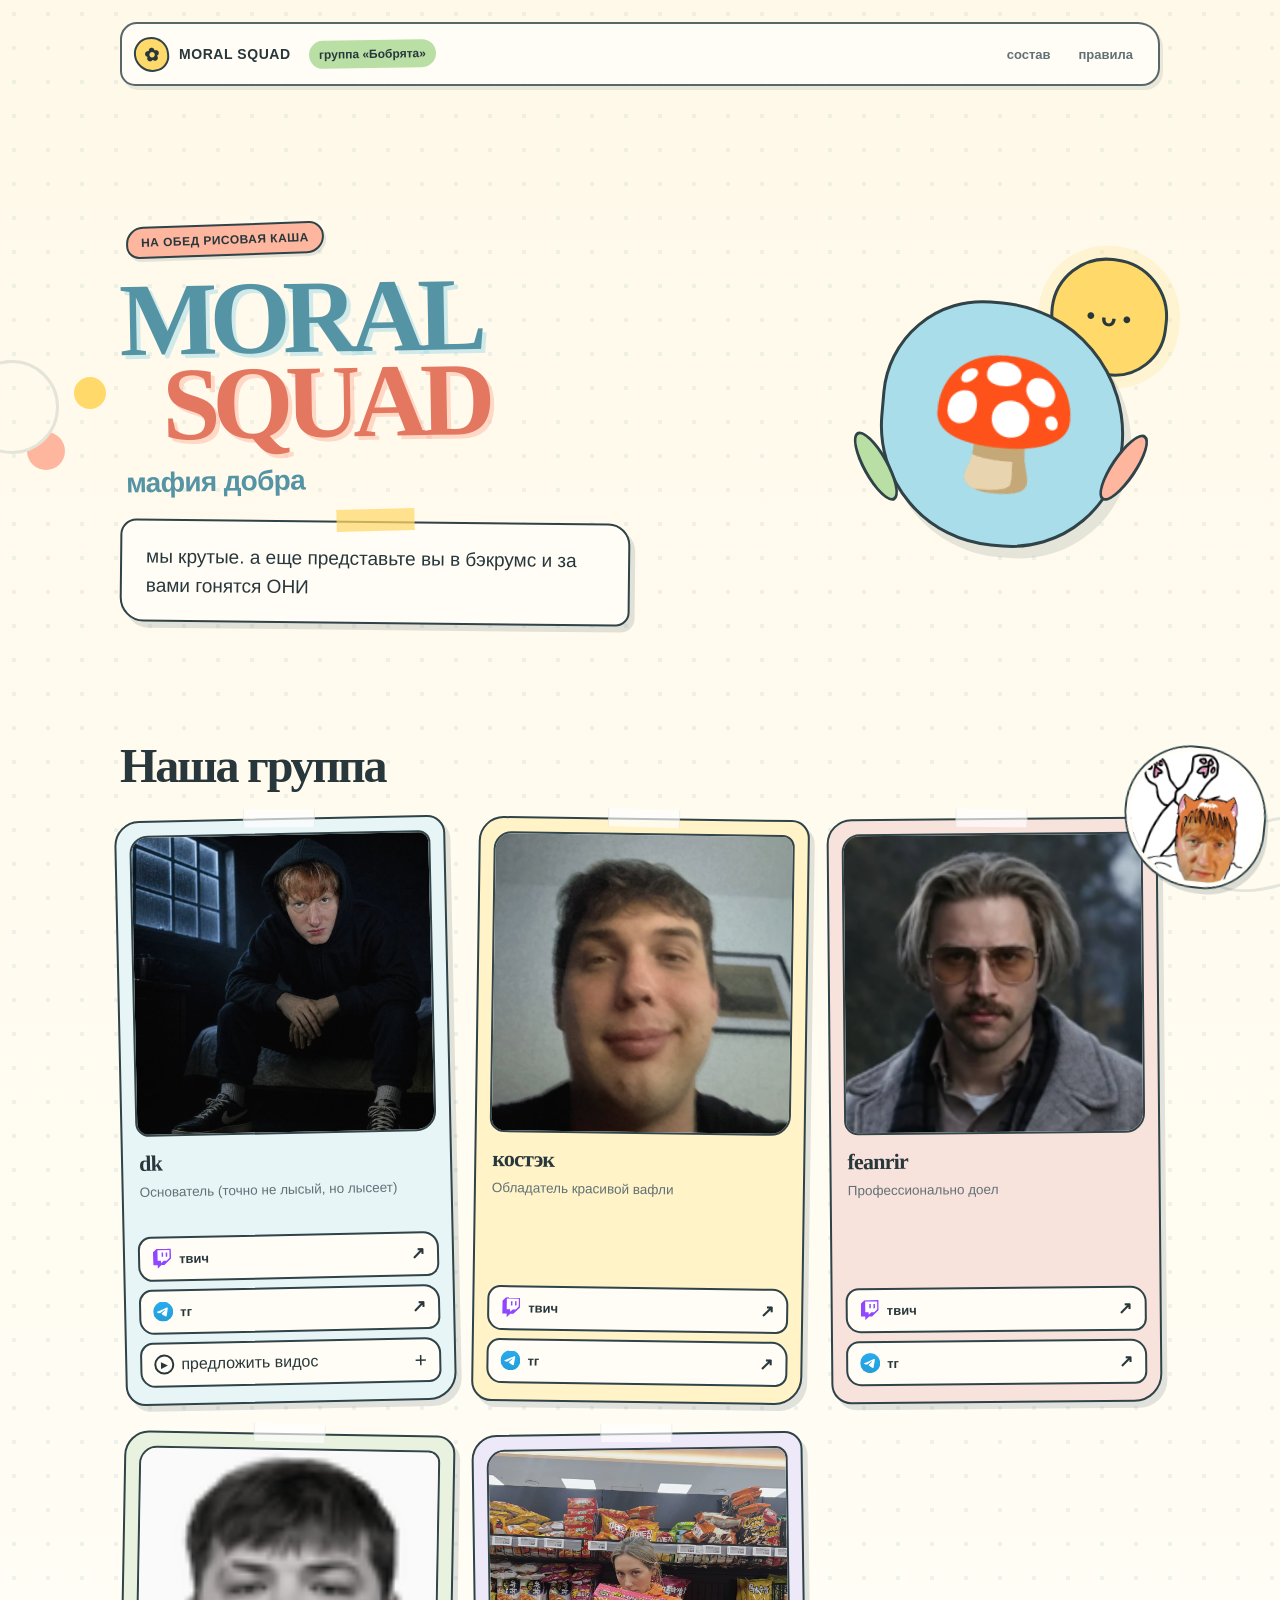
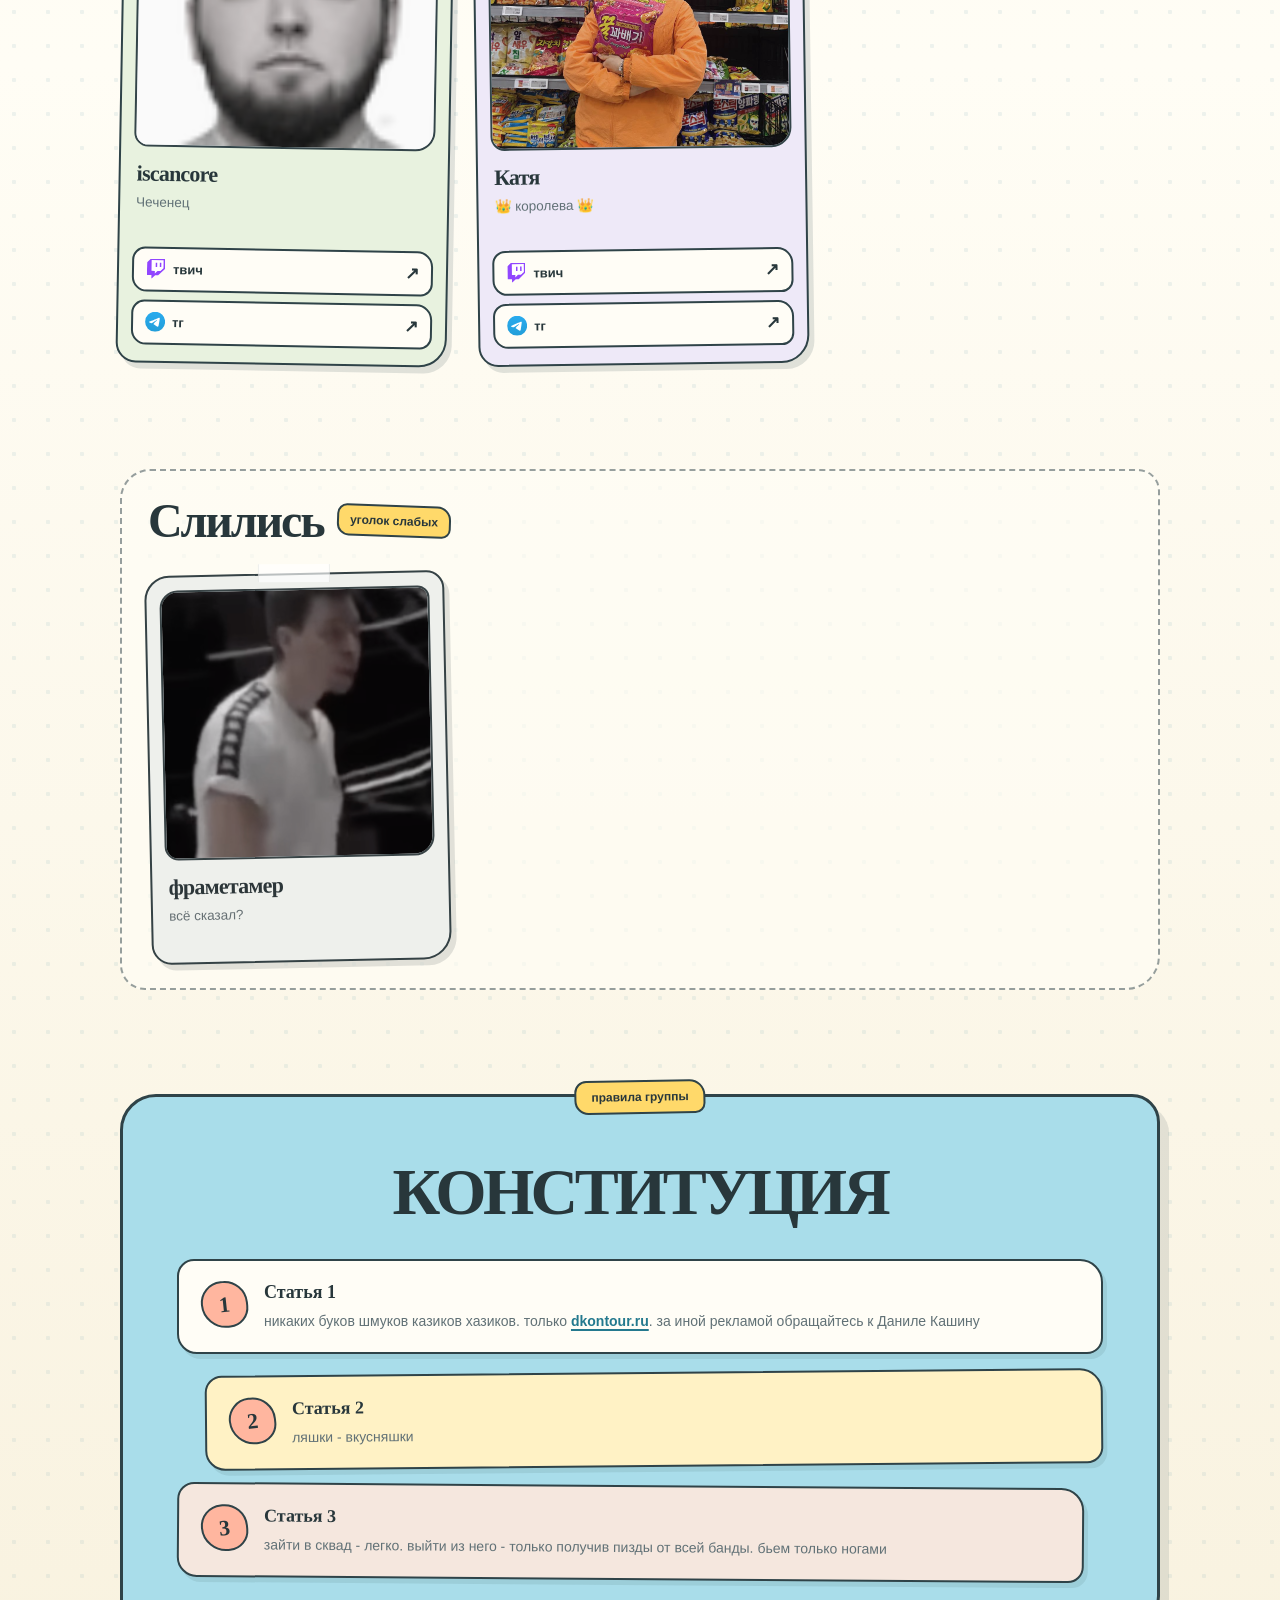
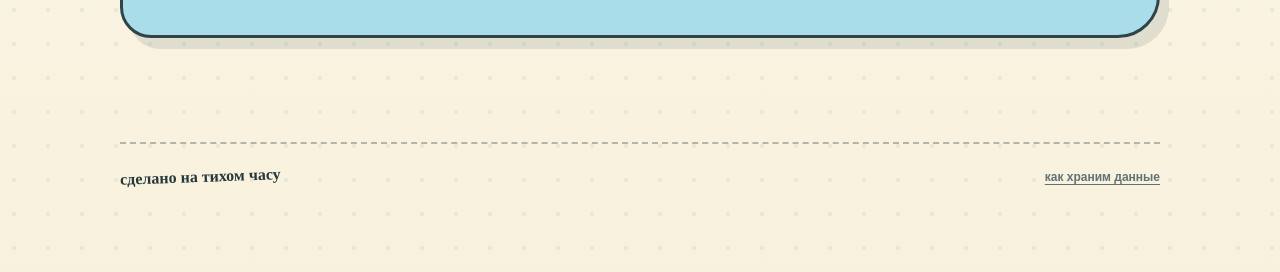
<file: index.html>
<!DOCTYPE html>
<html lang="ru">
<head>
  <meta charset="utf-8">
  <meta name="viewport" content="width=device-width, initial-scale=1">
  <meta name="theme-color" content="#fff8e8">
  <meta name="color-scheme" content="light">
  <title>MORAL SQUAD (Морал Сквад) — мафия добра</title>
  <meta name="description" content="Официальный сайт MORAL SQUAD (Морал Сквад, moralsqd): состав команды, правила, Twitch, Telegram и стрим-аукционы.">
  <meta name="robots" content="index, follow, max-image-preview:large, max-snippet:-1, max-video-preview:-1">
  <link rel="canonical" href="https://moralsqd.ru/">
  <link rel="icon" type="image/png" sizes="192x192" href="/icon-192.png">
  <link rel="apple-touch-icon" sizes="180x180" href="/apple-touch-icon.png">
  <link rel="manifest" href="/site.webmanifest">

  <meta property="og:type" content="website">
  <meta property="og:locale" content="ru_RU">
  <meta property="og:site_name" content="MORAL SQUAD">
  <meta property="og:title" content="MORAL SQUAD (Морал Сквад) — мафия добра">
  <meta property="og:description" content="Состав MORAL SQUAD, ссылки участников, правила группы «Бобрята» и стрим-аукционы.">
  <meta property="og:url" content="https://moralsqd.ru/">
  <meta property="og:image" content="https://moralsqd.ru/og-moral-squad.png">
  <meta property="og:image:secure_url" content="https://moralsqd.ru/og-moral-squad.png">
  <meta property="og:image:type" content="image/png">
  <meta property="og:image:width" content="1200">
  <meta property="og:image:height" content="630">
  <meta property="og:image:alt" content="MORAL SQUAD — мафия добра">

  <meta name="twitter:card" content="summary_large_image">
  <meta name="twitter:title" content="MORAL SQUAD (Морал Сквад) — мафия добра">
  <meta name="twitter:description" content="Состав MORAL SQUAD, ссылки участников, правила группы «Бобрята» и стрим-аукционы.">
  <meta name="twitter:image" content="https://moralsqd.ru/og-moral-squad.png">
  <meta name="twitter:image:alt" content="MORAL SQUAD — мафия добра">

  <script type="application/ld+json">
  {
    "@context": "https://schema.org",
    "@graph": [
      {
        "@type": "WebSite",
        "@id": "https://moralsqd.ru/#website",
        "url": "https://moralsqd.ru/",
        "name": "MORAL SQUAD",
        "alternateName": ["Морал Сквад", "moralsqd", "MORAL SQD"],
        "inLanguage": "ru-RU",
        "publisher": { "@id": "https://moralsqd.ru/#organization" }
      },
      {
        "@type": "Organization",
        "@id": "https://moralsqd.ru/#organization",
        "url": "https://moralsqd.ru/",
        "name": "MORAL SQUAD",
        "alternateName": ["Морал Сквад", "moralsqd", "MORAL SQD"],
        "description": "Интернет-сообщество «Мафия добра».",
        "logo": {
          "@type": "ImageObject",
          "url": "https://moralsqd.ru/icon-512.png",
          "width": 512,
          "height": 512
        }
      }
    ]
  }
  </script>
<style>
  :root {
    --ink: #28373b;
    --muted: #617176;
    --paper: #fff8e8;
    --white: #fffdf6;
    --blue: #a9ddea;
    --blue-dark: #5594a5;
    --yellow: #ffd96a;
    --peach: #ffb69f;
    --green: #b9dfa5;
    --lavender: #cec5ed;
    --line: #2f4348;
    --shadow: 5px 6px 0 rgba(47, 67, 72, 0.14);
    --radius: 25px 18px 28px 20px;
  }

  * {
    box-sizing: border-box;
  }

  html {
    scroll-behavior: smooth;
  }

  body {
    margin: 0;
    background: var(--paper);
    color: var(--ink);
    font-family: "Arial Rounded MT Bold", "Trebuchet MS", Arial, sans-serif;
  }

  a {
    color: inherit;
  }

  a:focus-visible {
    outline: 4px solid rgba(85, 148, 165, 0.38);
    outline-offset: 4px;
  }

  .site-shell {
    min-height: 100vh;
    overflow: hidden;
    background:
      radial-gradient(circle at 14px 14px, rgba(85, 148, 165, 0.1) 2px, transparent 2.5px) 0 0 / 34px 34px,
      linear-gradient(180deg, #fff9e9 0%, #fffdf5 48%, #f8f1dd 100%);
    padding: 22px 20px 86px;
    position: relative;
  }

  .site-shell::before,
  .site-shell::after {
    content: "";
    position: absolute;
    border: 3px solid rgba(47, 67, 72, 0.12);
    border-radius: 50%;
    pointer-events: none;
  }

  .site-shell::before {
    width: 88px;
    height: 88px;
    left: -35px;
    top: 360px;
    box-shadow: 34px 44px 0 -28px var(--peach), 78px -14px 0 -31px var(--yellow);
  }

  .site-shell::after {
    width: 130px;
    height: 62px;
    right: -58px;
    top: 820px;
    transform: rotate(-17deg);
  }

  .page {
    width: min(100%, 1040px);
    margin: 0 auto;
    display: flex;
    flex-direction: column;
    gap: clamp(62px, 9vw, 104px);
    position: relative;
    z-index: 1;
  }

  .topbar {
    min-height: 64px;
    display: flex;
    align-items: center;
    gap: 18px;
    padding: 10px 14px 10px 12px;
    border: 2px solid rgba(47, 67, 72, 0.8);
    border-radius: 17px 22px 18px 15px;
    background: rgba(255, 253, 246, 0.92);
    box-shadow: 3px 4px 0 rgba(47, 67, 72, 0.1);
  }

  .brand {
    display: inline-flex;
    align-items: center;
    gap: 10px;
    font-size: 14px;
    font-weight: 900;
    letter-spacing: 0.04em;
    text-decoration: none;
    white-space: nowrap;
  }

  .brand-flower {
    width: 35px;
    height: 35px;
    display: grid;
    place-items: center;
    border: 2px solid var(--line);
    border-radius: 48% 52% 45% 55%;
    background: var(--yellow);
    font-size: 18px;
    transform: rotate(-7deg);
  }

  .group-label {
    padding: 7px 10px;
    border-radius: 999px;
    background: var(--green);
    font-size: 12px;
    font-weight: 800;
    transform: rotate(-1deg);
  }

  .nav {
    margin-left: auto;
    display: flex;
    gap: 6px;
  }

  .nav a {
    padding: 9px 11px;
    border-radius: 12px;
    color: var(--muted);
    font-size: 13px;
    font-weight: 800;
    text-decoration: none;
    transition: background 160ms ease, color 160ms ease, transform 160ms ease;
  }

  .nav a:hover {
    background: var(--blue);
    color: var(--ink);
    transform: rotate(-2deg);
  }

  .hero {
    display: grid;
    grid-template-columns: minmax(0, 1.35fr) minmax(260px, 0.65fr);
    align-items: center;
    gap: clamp(28px, 6vw, 70px);
    min-height: 430px;
    padding: 34px 0 14px;
  }

  .hero-copy {
    display: flex;
    flex-direction: column;
    align-items: flex-start;
    position: relative;
  }

  .eyebrow {
    display: inline-block;
    margin: 0 0 18px 6px;
    padding: 7px 13px;
    border: 2px solid var(--line);
    border-radius: 999px 850px 999px 750px;
    background: var(--peach);
    box-shadow: 2px 3px 0 rgba(47, 67, 72, 0.12);
    font-size: 12px;
    font-weight: 900;
    letter-spacing: 0.04em;
    text-transform: uppercase;
    transform: rotate(-2deg);
  }

  .hero h1 {
    margin: 0;
    font-family: "Comic Sans MS", "Arial Rounded MT Bold", cursive;
    font-size: clamp(58px, 10vw, 104px);
    font-weight: 900;
    letter-spacing: -0.075em;
    line-height: 0.82;
    text-transform: uppercase;
    transform: rotate(-1deg);
  }

  .hero h1 span {
    display: block;
  }

  .hero h1 span:first-child {
    color: var(--blue-dark);
    text-shadow: 4px 4px 0 rgba(169, 221, 234, 0.55);
  }

  .hero h1 span:last-child {
    margin-left: 0.4em;
    color: #e47760;
    text-shadow: 4px 4px 0 rgba(255, 182, 159, 0.5);
  }

  .hero-tagline {
    margin: 22px 0 0 6px;
    color: var(--blue-dark);
    font-family: "Comic Sans MS", "Trebuchet MS", sans-serif;
    font-size: clamp(20px, 3vw, 28px);
    font-weight: 900;
    letter-spacing: -0.025em;
    line-height: 1.1;
    transform: rotate(-1deg);
  }

  .hero-note {
    max-width: 510px;
    margin: 24px 0 0;
    padding: 22px 24px 20px;
    position: relative;
    border: 2px solid var(--line);
    border-radius: 16px 22px 14px 24px;
    background: var(--white);
    box-shadow: var(--shadow);
    font-family: "Comic Sans MS", "Trebuchet MS", sans-serif;
    font-size: clamp(16px, 2.3vw, 19px);
    line-height: 1.5;
    transform: rotate(0.6deg);
  }

  .hero-note::before {
    content: "";
    width: 78px;
    height: 22px;
    position: absolute;
    left: 50%;
    top: -14px;
    background: rgba(255, 217, 106, 0.72);
    transform: translateX(-50%) rotate(-2deg);
  }

  .hero-art {
    min-height: 340px;
    display: grid;
    place-items: center;
    position: relative;
  }

  .sun {
    width: 118px;
    height: 118px;
    position: absolute;
    right: -8px;
    top: 4px;
    border: 3px solid var(--line);
    border-radius: 49% 51% 46% 54%;
    background: var(--yellow);
    box-shadow: 0 0 0 12px rgba(255, 217, 106, 0.2);
    transform: rotate(7deg);
  }

  .sun::before {
    content: "• ᴗ •";
    position: absolute;
    inset: 0;
    display: grid;
    place-items: center;
    font-family: "Comic Sans MS", cursive;
    font-size: 25px;
    font-weight: 900;
  }

  .mascot-sticker {
    width: 245px;
    aspect-ratio: 1;
    display: grid;
    place-items: center;
    position: relative;
    border: 3px solid var(--line);
    border-radius: 43% 57% 48% 52%;
    background: var(--blue);
    box-shadow: 8px 10px 0 rgba(47, 67, 72, 0.12);
    font-size: 126px;
    transform: rotate(5deg);
  }

  .mascot-sticker::before,
  .mascot-sticker::after {
    content: "";
    width: 20px;
    height: 72px;
    position: absolute;
    border: 3px solid var(--line);
    border-radius: 50%;
    background: var(--green);
    z-index: -1;
  }

  .mascot-sticker::before {
    left: -16px;
    bottom: 28px;
    transform: rotate(-34deg);
  }

  .mascot-sticker::after {
    right: -18px;
    bottom: 48px;
    background: var(--peach);
    transform: rotate(29deg);
  }

  .section {
    display: flex;
    flex-direction: column;
    gap: 28px;
  }

  .section-heading {
    display: flex;
    align-items: center;
    gap: 14px;
    flex-wrap: wrap;
  }

  .section-heading h2 {
    margin: 0;
    font-family: "Comic Sans MS", "Arial Rounded MT Bold", cursive;
    font-size: clamp(32px, 5vw, 48px);
    line-height: 1;
    letter-spacing: -0.045em;
  }

  .section-count {
    padding: 7px 11px;
    border: 2px solid var(--line);
    border-radius: 10px 14px 9px 12px;
    background: var(--yellow);
    font-size: 12px;
    font-weight: 800;
    transform: rotate(2deg);
  }

  .members-grid {
    display: grid;
    grid-template-columns: repeat(3, minmax(0, 1fr));
    gap: 30px 24px;
  }

  .member-card {
    min-width: 0;
    display: flex;
    flex-direction: column;
    gap: 14px;
    padding: 13px 13px 16px;
    position: relative;
    border: 2px solid var(--line);
    border-radius: var(--radius);
    background: var(--white);
    box-shadow: var(--shadow);
    transition: transform 180ms ease, box-shadow 180ms ease;
  }

  .member-card:nth-child(5n + 1) {
    background: #e7f5f7;
    transform: rotate(-1.2deg);
  }

  .member-card:nth-child(5n + 2) {
    background: #fff3c7;
    transform: rotate(0.8deg);
  }

  .member-card:nth-child(5n + 3) {
    background: #f8e2dc;
    transform: rotate(-0.5deg);
  }

  .member-card:nth-child(5n + 4) {
    background: #e8f2df;
    transform: rotate(1deg);
  }

  .member-card:nth-child(5n + 5) {
    background: #eee9f8;
    transform: rotate(-0.8deg);
  }

  .member-card::before {
    content: "";
    width: 70px;
    height: 18px;
    position: absolute;
    left: 50%;
    top: -11px;
    z-index: 2;
    background: rgba(255, 255, 255, 0.66);
    border-left: 1px solid rgba(47, 67, 72, 0.08);
    border-right: 1px solid rgba(47, 67, 72, 0.08);
    transform: translateX(-50%) rotate(1deg);
  }

  .member-card:hover {
    transform: translateY(-6px) rotate(0deg);
    box-shadow: 8px 11px 0 rgba(47, 67, 72, 0.13);
  }

  .portrait {
    aspect-ratio: 1 / 1;
    width: 100%;
    height: auto;
    display: block;
    border: 2px solid var(--line);
    border-radius: 18px 12px 20px 14px;
    object-fit: cover;
    background: #dbe5e7;
    filter: saturate(0.88) contrast(0.96);
    transition: filter 180ms ease, transform 180ms ease;
  }

  .member-card:hover .portrait {
    filter: saturate(1.05) contrast(1);
    transform: rotate(0.5deg);
  }

  .member-copy {
    min-height: 72px;
    display: flex;
    flex-direction: column;
    gap: 6px;
    padding: 0 3px;
  }

  .member-name {
    margin: 0;
    font-family: "Comic Sans MS", "Arial Rounded MT Bold", cursive;
    font-size: 22px;
    font-weight: 900;
    letter-spacing: -0.035em;
  }

  .member-role {
    margin: 0;
    color: var(--muted);
    font-size: 13.5px;
    line-height: 1.45;
    text-wrap: pretty;
  }

  .member-link {
    min-height: 44px;
    display: flex;
    align-items: center;
    gap: 7px;
    padding: 10px 12px;
    border: 2px solid var(--line);
    border-radius: 13px 16px 12px 15px;
    background: var(--white);
    font-size: 13px;
    font-weight: 900;
    text-decoration: none;
    transition: background 160ms ease, transform 160ms ease;
  }

  .member-link::after {
    content: "↗";
    font-size: 17px;
    margin-left: auto;
  }

  .member-link-icon {
    width: 20px;
    height: 20px;
    flex: 0 0 auto;
    object-fit: contain;
  }

  .member-links {
    display: grid;
    gap: 8px;
    margin-top: auto;
  }

  .member-link:hover {
    background: var(--yellow);
    transform: rotate(-1deg);
  }

  .member-link-button {
    width: 100%;
    appearance: none;
    color: inherit;
    font: inherit;
    text-align: left;
    cursor: pointer;
  }

  .member-link-button::after {
    content: "+";
    font-size: 21px;
    line-height: 1;
  }

  .member-action-icon {
    width: 20px;
    height: 20px;
    display: inline-grid;
    flex: 0 0 auto;
    place-items: center;
    border: 2px solid currentColor;
    border-radius: 50%;
    font-size: 9px;
    line-height: 1;
  }

  .member-link-button:focus-visible,
  .video-suggestion-dialog button:focus-visible,
  .video-suggestion-dialog input:focus-visible {
    outline: 4px solid rgba(85, 148, 165, 0.38);
    outline-offset: 3px;
  }

  .video-suggestion-dialog {
    width: min(calc(100% - 28px), 530px);
    max-height: calc(100dvh - 28px);
    padding: 0;
    overflow: visible;
    border: 0;
    border-radius: 30px 23px 34px 26px;
    background: transparent;
    color: var(--ink);
  }

  .video-suggestion-dialog::backdrop {
    background: rgba(40, 55, 59, 0.62);
    backdrop-filter: blur(3px);
  }

  .video-suggestion-card {
    max-height: calc(100dvh - 28px);
    padding: clamp(25px, 6vw, 39px);
    overflow-y: auto;
    position: relative;
    border: 3px solid var(--line);
    border-radius: inherit;
    background:
      radial-gradient(circle at 16px 16px, rgba(85, 148, 165, 0.09) 2px, transparent 2.5px) 0 0 / 32px 32px,
      var(--white);
    box-shadow: 9px 11px 0 rgba(20, 30, 33, 0.28);
  }

  .video-suggestion-card::before {
    content: "";
    width: 91px;
    height: 25px;
    position: absolute;
    left: 50%;
    top: -9px;
    background: rgba(255, 217, 106, 0.86);
    transform: translateX(-50%) rotate(-2deg);
    pointer-events: none;
  }

  .video-suggestion-close {
    width: 42px;
    height: 42px;
    display: grid;
    place-items: center;
    position: absolute;
    right: 16px;
    top: 15px;
    padding: 0 0 3px;
    border: 2px solid var(--line);
    border-radius: 50%;
    background: var(--paper);
    color: inherit;
    font: inherit;
    font-size: 25px;
    line-height: 1;
    cursor: pointer;
    transition: background 160ms ease, transform 160ms ease;
  }

  .video-suggestion-close:hover:not(:disabled) {
    background: var(--peach);
    transform: rotate(5deg);
  }

  .video-suggestion-close:disabled {
    cursor: wait;
    opacity: 0.58;
    transform: none;
  }

  .video-suggestion-kicker {
    display: inline-block;
    margin-bottom: 11px;
    padding: 6px 10px;
    border: 2px solid var(--line);
    border-radius: 999px;
    background: var(--blue);
    font-size: 11px;
    font-weight: 900;
    letter-spacing: 0.06em;
    text-transform: uppercase;
    transform: rotate(-1deg);
  }

  .video-suggestion-card h2 {
    max-width: calc(100% - 45px);
    margin: 0;
    font-family: "Comic Sans MS", "Arial Rounded MT Bold", cursive;
    font-size: clamp(29px, 8vw, 42px);
    line-height: 1.02;
    letter-spacing: -0.045em;
  }

  .video-suggestion-intro {
    margin: 13px 0 23px;
    color: var(--muted);
    font-size: 14px;
    line-height: 1.55;
  }

  .video-suggestion-form {
    display: grid;
    gap: 9px;
  }

  .video-suggestion-form label {
    font-size: 13px;
    font-weight: 900;
  }

  .video-suggestion-form input[type="url"] {
    width: 100%;
    min-height: 52px;
    padding: 12px 14px;
    border: 2px solid var(--line);
    border-radius: 13px 17px 12px 16px;
    background: #fff;
    color: var(--ink);
    font: 16px/1.35 "Trebuchet MS", Arial, sans-serif;
    box-shadow: 3px 4px 0 rgba(47, 67, 72, 0.1);
  }

  .video-suggestion-form input[type="url"][aria-invalid="true"] {
    border-color: #a43d31;
    background: #fff8f5;
  }

  .video-suggestion-hint {
    margin: 0;
    color: var(--muted);
    font-size: 12px;
    line-height: 1.45;
  }

  .video-suggestion-consent {
    display: grid;
    grid-template-columns: 21px 1fr;
    align-items: start;
    gap: 9px;
    margin-top: 10px;
    color: var(--muted);
    font-size: 12px !important;
    font-weight: 700 !important;
    line-height: 1.5;
    cursor: pointer;
  }

  .video-suggestion-consent input {
    width: 20px;
    height: 20px;
    margin: 0;
    accent-color: var(--blue-dark);
    cursor: pointer;
  }

  .video-suggestion-consent a,
  .video-suggestion-privacy {
    color: #24798e;
    font-weight: 900;
    text-underline-offset: 3px;
  }

  .video-suggestion-status {
    min-height: 22px;
    margin: 5px 0 0;
    font-size: 13px;
    font-weight: 900;
    line-height: 1.45;
  }

  .video-suggestion-status:empty {
    min-height: 0;
    margin-top: 0;
  }

  .video-suggestion-status[data-state="loading"] {
    color: var(--blue-dark);
  }

  .video-suggestion-status[data-state="success"] {
    color: #39722b;
  }

  .video-suggestion-status[data-state="error"] {
    color: #9c352a;
  }

  .video-suggestion-actions {
    display: flex;
    flex-wrap: wrap-reverse;
    justify-content: flex-end;
    gap: 9px;
    margin-top: 10px;
  }

  .video-suggestion-action {
    min-height: 44px;
    padding: 9px 16px;
    border: 2px solid var(--line);
    border-radius: 12px 15px 11px 14px;
    background: var(--paper);
    color: inherit;
    font: inherit;
    font-size: 13px;
    font-weight: 900;
    cursor: pointer;
    transition: background 160ms ease, transform 160ms ease;
  }

  .video-suggestion-action:hover:not(:disabled) {
    background: var(--yellow);
    transform: rotate(-1deg);
  }

  .video-suggestion-action-primary {
    background: var(--green);
  }

  .video-suggestion-action:disabled {
    cursor: wait;
    opacity: 0.64;
  }

  body:has(.video-suggestion-dialog[open]) {
    overflow: hidden;
  }

  .former-wrap {
    padding: 26px;
    border: 2px dashed rgba(47, 67, 72, 0.5);
    border-radius: 30px 22px 34px 25px;
    background: rgba(255, 253, 246, 0.62);
  }

  .former-wrap .members-grid {
    grid-template-columns: minmax(200px, 300px);
  }

  .former-wrap .member-card {
    background: #eef0eb;
    filter: grayscale(0.35);
  }

  .constitution {
    padding: clamp(28px, 5vw, 54px);
    border: 3px solid var(--line);
    border-radius: 36px 28px 42px 31px;
    background: var(--blue);
    box-shadow: 9px 11px 0 rgba(47, 67, 72, 0.12);
    position: relative;
  }

  .constitution::before {
    content: "правила группы";
    position: absolute;
    left: 50%;
    top: -17px;
    padding: 8px 15px;
    border: 2px solid var(--line);
    border-radius: 12px 16px 10px 14px;
    background: var(--yellow);
    font-size: 12px;
    font-weight: 900;
    transform: translateX(-50%) rotate(-1deg);
    white-space: nowrap;
  }

  .constitution h2 {
    margin: 8px 0 34px;
    font-family: "Comic Sans MS", "Arial Rounded MT Bold", cursive;
    font-size: clamp(38px, 7vw, 66px);
    line-height: 1;
    letter-spacing: -0.055em;
    text-align: center;
  }

  .rules {
    display: grid;
    grid-template-columns: 1fr;
    gap: 18px;
  }

  .rule {
    display: grid;
    grid-template-columns: auto 1fr;
    gap: 16px;
    align-items: start;
    padding: 20px 22px;
    border: 2px solid var(--line);
    border-radius: 17px 23px 16px 20px;
    background: var(--white);
    box-shadow: 4px 5px 0 rgba(47, 67, 72, 0.1);
  }

  .rule:nth-child(2) {
    margin-left: 3%;
    background: #fff2c5;
    transform: rotate(-0.5deg);
  }

  .rule:nth-child(3) {
    margin-right: 2%;
    background: #f5e7de;
    transform: rotate(0.4deg);
  }

  .rule-number {
    width: 47px;
    height: 47px;
    display: grid;
    place-items: center;
    flex: 0 0 auto;
    border: 2px solid var(--line);
    border-radius: 48% 52% 44% 56%;
    background: var(--peach);
    font-family: "Comic Sans MS", cursive;
    font-size: 22px;
    font-weight: 900;
    transform: rotate(-6deg);
  }

  .rule h3 {
    margin: 1px 0 7px;
    font-family: "Comic Sans MS", cursive;
    font-size: 18px;
  }

  .rule p {
    margin: 0;
    color: var(--muted);
    font-family: "Comic Sans MS", "Trebuchet MS", sans-serif;
    font-size: 14px;
    line-height: 1.6;
    text-wrap: pretty;
  }

  .rule a {
    color: #24798e;
    font-weight: 900;
    text-decoration-thickness: 2px;
    text-underline-offset: 3px;
  }

  .footer {
    display: flex;
    align-items: center;
    justify-content: space-between;
    gap: 20px;
    padding-top: 24px;
    border-top: 2px dashed rgba(47, 67, 72, 0.35);
    color: var(--muted);
    font-size: 12px;
    font-weight: 800;
  }

  .footer-mark {
    font-family: "Comic Sans MS", cursive;
    color: var(--ink);
    font-size: 16px;
    transform: rotate(-2deg);
  }

  .footer-privacy {
    text-underline-offset: 3px;
  }

  .cat-sticker {
    width: clamp(92px, 12vw, 138px);
    height: auto;
    position: fixed;
    right: 16px;
    bottom: 14px;
    z-index: 5;
    border: 4px solid var(--white);
    border-radius: 48% 52% 44% 56%;
    box-shadow: 0 0 0 2px var(--line), 5px 7px 0 rgba(47, 67, 72, 0.16);
    transform: rotate(6deg);
    transition: transform 180ms ease;
  }

  .cat-sticker:hover {
    transform: rotate(-4deg) scale(1.06);
  }

  @media (max-width: 820px) {
    .hero {
      grid-template-columns: 1fr;
      min-height: 0;
      padding-top: 16px;
    }

    .hero-art {
      min-height: 280px;
    }

    .mascot-sticker {
      width: 210px;
      font-size: 108px;
    }

    .sun {
      right: 8%;
    }

    .members-grid {
      grid-template-columns: repeat(2, minmax(0, 1fr));
    }
  }

  @media (max-width: 560px) {
    .site-shell {
      padding: 14px 13px 74px;
    }

    .page {
      gap: 68px;
    }

    .topbar {
      gap: 10px;
    }

    .brand {
      font-size: 12px;
    }

    .group-label {
      display: none;
    }

    .nav a {
      padding: 8px 7px;
      font-size: 11px;
    }

    .hero h1 {
      font-size: clamp(54px, 20vw, 78px);
    }

    .hero-note {
      margin-top: 30px;
      padding: 20px 18px 17px;
    }

    .hero-art {
      transform: scale(0.92);
    }

    .members-grid {
      grid-template-columns: 1fr;
      gap: 26px;
    }

    .member-card {
      width: min(100%, 380px);
      margin-inline: auto;
    }

    .former-wrap {
      padding: 22px 14px;
    }

    .constitution {
      padding: 32px 14px 20px;
      border-radius: 28px 22px 31px 24px;
    }

    .constitution h2 {
      font-size: 38px;
    }

    .rule,
    .rule:nth-child(2),
    .rule:nth-child(3) {
      grid-template-columns: 1fr;
      gap: 10px;
      margin-inline: 0;
      padding: 18px;
    }

    .rule-number {
      width: 40px;
      height: 40px;
      font-size: 18px;
    }

    .cat-sticker {
      width: 82px;
      right: 9px;
      bottom: 9px;
    }
  }

  @media (max-width: 360px) {
    .brand > span:last-child {
      display: none;
    }
  }

  @media (prefers-reduced-motion: reduce) {
    html {
      scroll-behavior: auto;
    }

    *,
    *::before,
    *::after {
      transition: none !important;
    }
  }
</style>
</head>
<body>
<!-- Yandex.Metrika counter -->
<script>
    (function(m,e,t,r,i,k,a){
        m[i]=m[i]||function(){(m[i].a=m[i].a||[]).push(arguments)};
        m[i].l=1*new Date();
        for (var j = 0; j < document.scripts.length; j++) {if (document.scripts[j].src === r) { return; }}
        k=e.createElement(t),a=e.getElementsByTagName(t)[0],k.async=1,k.src=r,a.parentNode.insertBefore(k,a)
    })(window, document,'script','https://mc.yandex.ru/metrika/tag.js?id=111498714', 'ym');

    ym(111498714, 'init', {ssr:true, clickmap:true, ecommerce:"dataLayer", referrer: document.referrer, url: location.href, accurateTrackBounce:true, trackLinks:true});
</script>
<noscript><div><img src="https://mc.yandex.ru/watch/111498714" style="position:absolute; left:-9999px;" alt=""></div></noscript>
<!-- /Yandex.Metrika counter -->

<main id="dc-root" class="site-shell">
  <div class="page">
    <header class="topbar">
      <a class="brand" href="/" aria-label="MORAL SQUAD — главная">
        <span class="brand-flower" aria-hidden="true">✿</span>
        <span>MORAL SQUAD</span>
      </a>
      <span class="group-label">группа «Бобрята»</span>
      <nav class="nav" aria-label="Навигация">
        <a href="#squad">состав</a>
        <a href="#constitution">правила</a>
      </nav>
    </header>

    <section class="hero" aria-labelledby="main-title">
      <div class="hero-copy">
        <span class="eyebrow">на обед рисовая каша</span>
        <h1 id="main-title"><span>MORAL</span> <span>SQUAD</span></h1>
        <p class="hero-tagline">мафия добра</p>
        <p class="hero-note">мы крутые. а еще представьте вы в бэкрумс и за вами гонятся ОНИ</p>
      </div>

      <div class="hero-art" role="img" aria-label="Гриб — почётный талисман MORAL SQUAD">
        <div class="sun" aria-hidden="true"></div>
        <div class="mascot-sticker" aria-hidden="true">🍄</div>
      </div>
    </section>

    <section id="squad" class="section">
      <div class="section-heading">
        <h2>Наша группа</h2>
      </div>

      <div class="members-grid">
        <article class="member-card">
          <img class="portrait" src="dk.jpg" alt="DK — основатель MORAL SQUAD" width="1280" height="1026" loading="lazy" decoding="async" style="object-position: 50% 22%;">
          <div class="member-copy">
            <h3 class="member-name">dk</h3>
            <p class="member-role">Основатель (точно не лысый, но лысеет)</p>
          </div>
          <div class="member-links">
            <a class="member-link" href="https://www.twitch.tv/dkincc" target="_blank" rel="noopener noreferrer"><img class="member-link-icon" src="twitch.svg" alt="" aria-hidden="true">твич</a>
            <a class="member-link" href="https://t.me/DKNASASAL" target="_blank" rel="noopener noreferrer"><img class="member-link-icon" src="telegram.svg" alt="" aria-hidden="true">тг</a>
            <button class="member-link member-link-button" type="button" data-video-suggestion-open><span class="member-action-icon" aria-hidden="true">▶</span>предложить видос</button>
          </div>
        </article>

        <article class="member-card">
          <img class="portrait" src="kostek.png" alt="Костэк — участник MORAL SQUAD" width="703" height="794" loading="lazy" decoding="async" style="object-position: 50% 28%;">
          <div class="member-copy">
            <h3 class="member-name">костэк</h3>
            <p class="member-role">Обладатель красивой вафли</p>
          </div>
          <div class="member-links">
            <a class="member-link" href="https://www.twitch.tv/koste4ek" target="_blank" rel="noopener noreferrer"><img class="member-link-icon" src="twitch.svg" alt="" aria-hidden="true">твич</a>
            <a class="member-link" href="https://t.me/mrkostek" target="_blank" rel="noopener noreferrer"><img class="member-link-icon" src="telegram.svg" alt="" aria-hidden="true">тг</a>
          </div>
        </article>

        <article class="member-card">
          <img class="portrait" src="feanrir.png" alt="Feanrir — участник MORAL SQUAD" width="184" height="170" loading="lazy" decoding="async" style="object-position: 50% 30%;">
          <div class="member-copy">
            <h3 class="member-name">feanrir</h3>
            <p class="member-role">Профессионально доел</p>
          </div>
          <div class="member-links">
            <a class="member-link" href="https://www.twitch.tv/feanrir" target="_blank" rel="noopener noreferrer"><img class="member-link-icon" src="twitch.svg" alt="" aria-hidden="true">твич</a>
            <a class="member-link" href="https://t.me/feanrir25" target="_blank" rel="noopener noreferrer"><img class="member-link-icon" src="telegram.svg" alt="" aria-hidden="true">тг</a>
          </div>
        </article>

        <article class="member-card">
          <img class="portrait" src="iscancore.png" alt="Iscancore — участник MORAL SQUAD" width="70" height="70" loading="lazy" decoding="async" style="object-position: 50% 30%;">
          <div class="member-copy">
            <h3 class="member-name">iscancore</h3>
            <p class="member-role">Чеченец</p>
          </div>
          <div class="member-links">
            <a class="member-link" href="https://www.twitch.tv/iskancore" target="_blank" rel="noopener noreferrer"><img class="member-link-icon" src="twitch.svg" alt="" aria-hidden="true">твич</a>
            <a class="member-link" href="https://t.me/daltonick" target="_blank" rel="noopener noreferrer"><img class="member-link-icon" src="telegram.svg" alt="" aria-hidden="true">тг</a>
          </div>
        </article>

        <article class="member-card">
          <img class="portrait" src="katya.jpg" alt="Катя — участница MORAL SQUAD" width="1021" height="1280" loading="lazy" decoding="async" style="object-position: 50% 50%;">
          <div class="member-copy">
            <h3 class="member-name">Катя</h3>
            <p class="member-role">👑 королева 👑</p>
          </div>
          <div class="member-links">
            <a class="member-link" href="https://www.twitch.tv/clappsnap" target="_blank" rel="noopener noreferrer"><img class="member-link-icon" src="twitch.svg" alt="" aria-hidden="true">твич</a>
            <a class="member-link" href="https://t.me/KateClappTelegram" target="_blank" rel="noopener noreferrer"><img class="member-link-icon" src="telegram.svg" alt="" aria-hidden="true">тг</a>
          </div>
        </article>
      </div>
    </section>

    <section id="left-squad" class="section former-wrap">
      <div class="section-heading">
        <h2>Слились</h2>
        <span class="section-count">уголок слабых</span>
      </div>

      <div class="members-grid">
        <article class="member-card">
          <img class="portrait" src="frametamer.png" alt="Фраметамер — бывший участник MORAL SQUAD" width="205" height="312" loading="lazy" decoding="async" style="object-position: 50% 35%;">
          <div class="member-copy">
            <h3 class="member-name">фраметамер</h3>
            <p class="member-role">всё сказал?</p>
          </div>
        </article>
      </div>
    </section>

    <section id="constitution" class="constitution">
      <h2>КОНСТИТУЦИЯ</h2>

      <div class="rules">
        <article class="rule">
          <span class="rule-number">1</span>
          <div>
            <h3>Статья 1</h3>
            <p>никаких буков шмуков казиков хазиков. только <a href="https://dkontour.ru" target="_blank" rel="noopener noreferrer">dkontour.ru</a>. за иной рекламой обращайтесь к Даниле Кашину</p>
          </div>
        </article>

        <article class="rule">
          <span class="rule-number">2</span>
          <div>
            <h3>Статья 2</h3>
            <p>ляшки - вкусняшки</p>
          </div>
        </article>

        <article class="rule">
          <span class="rule-number">3</span>
          <div>
            <h3>Статья 3</h3>
            <p>зайти в сквад - легко. выйти из него - только получив пизды от всей банды. бьем только ногами</p>
          </div>
        </article>
      </div>
    </section>

    <footer class="footer">
      <span class="footer-mark">сделано на тихом часу</span>
      <a class="footer-privacy" href="/privacy/">как храним данные</a>
    </footer>
  </div>

  <img class="cat-sticker" src="kot.jpg" alt="Кот — строгий воспитатель MORAL SQUAD" width="1280" height="1280" decoding="async">
</main>

<dialog class="video-suggestion-dialog" data-video-suggestion-dialog aria-labelledby="video-suggestion-title">
  <div class="video-suggestion-card">
    <button class="video-suggestion-close" type="button" data-video-suggestion-close aria-label="Закрыть окно">×</button>
    <span class="video-suggestion-kicker">для dk</span>
    <h2 id="video-suggestion-title">предложить видос</h2>
    <p class="video-suggestion-intro">Отправь ссылку на конкретное видео YouTube. Один и тот же видос можно предложить только один раз, а другие — отдельно.</p>

    <form class="video-suggestion-form" data-video-suggestion-form novalidate>
      <label for="video-suggestion-url">Ссылка на YouTube</label>
      <input id="video-suggestion-url" name="url" type="url" inputmode="url" autocomplete="url" autocapitalize="none" spellcheck="false" maxlength="2048" required aria-describedby="video-suggestion-hint video-suggestion-status">
      <p class="video-suggestion-hint" id="video-suggestion-hint">Подойдут ссылки youtube.com и youtu.be на обычные видео, Shorts и завершённые трансляции.</p>
      <label class="video-suggestion-consent">
        <input name="policyAccepted" type="checkbox" value="true" required data-video-suggestion-consent>
        <span>Я согласен с <a href="/privacy/">политикой конфиденциальности</a> и <a href="https://www.youtube.com/t/terms" target="_blank" rel="noopener noreferrer">Условиями YouTube</a>.</span>
      </label>
      <p class="video-suggestion-status" id="video-suggestion-status" data-video-suggestion-status role="status" aria-live="polite"></p>

      <div class="video-suggestion-actions">
        <button class="video-suggestion-action" type="button" data-video-suggestion-close>отмена</button>
        <button class="video-suggestion-action video-suggestion-action-primary" type="submit" data-video-suggestion-submit disabled>отправить</button>
      </div>
    </form>
  </div>
</dialog>

<script src="./video-suggestions.js" defer></script>
</body>
</html>
</file>
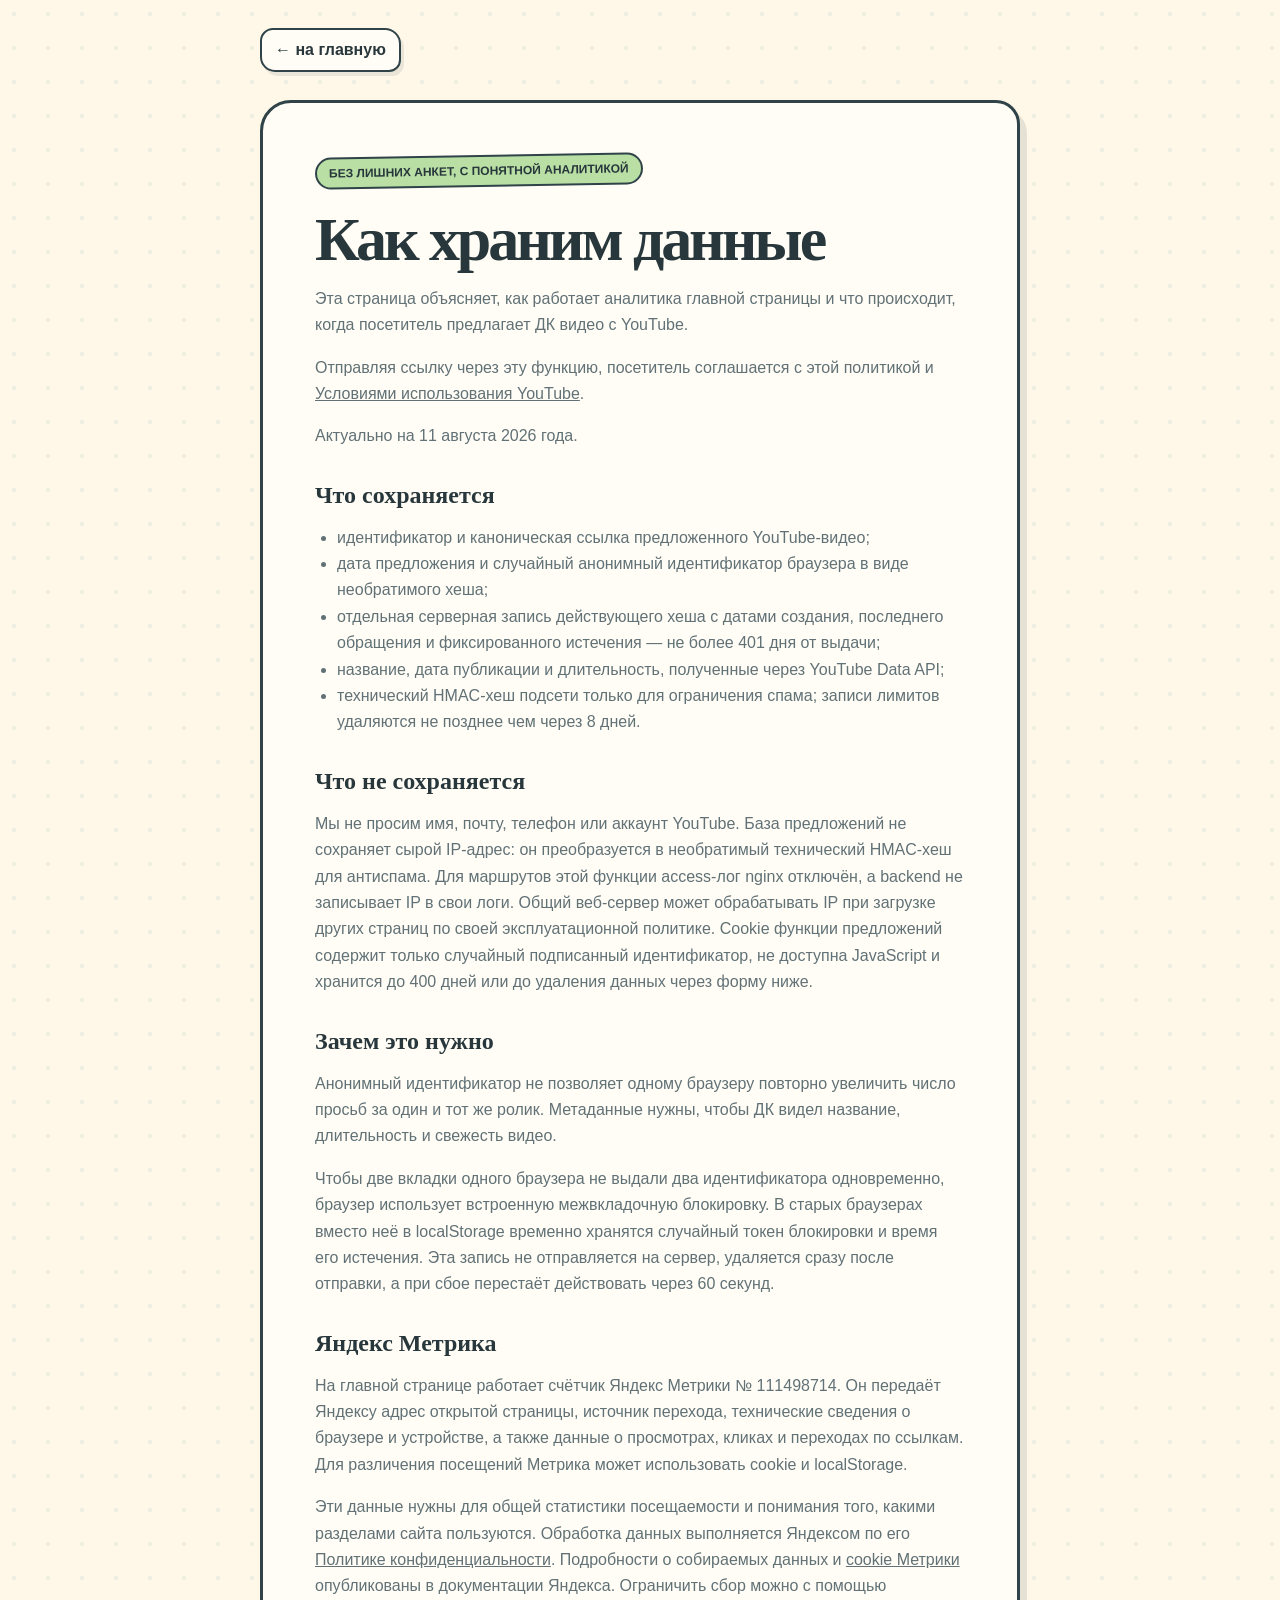
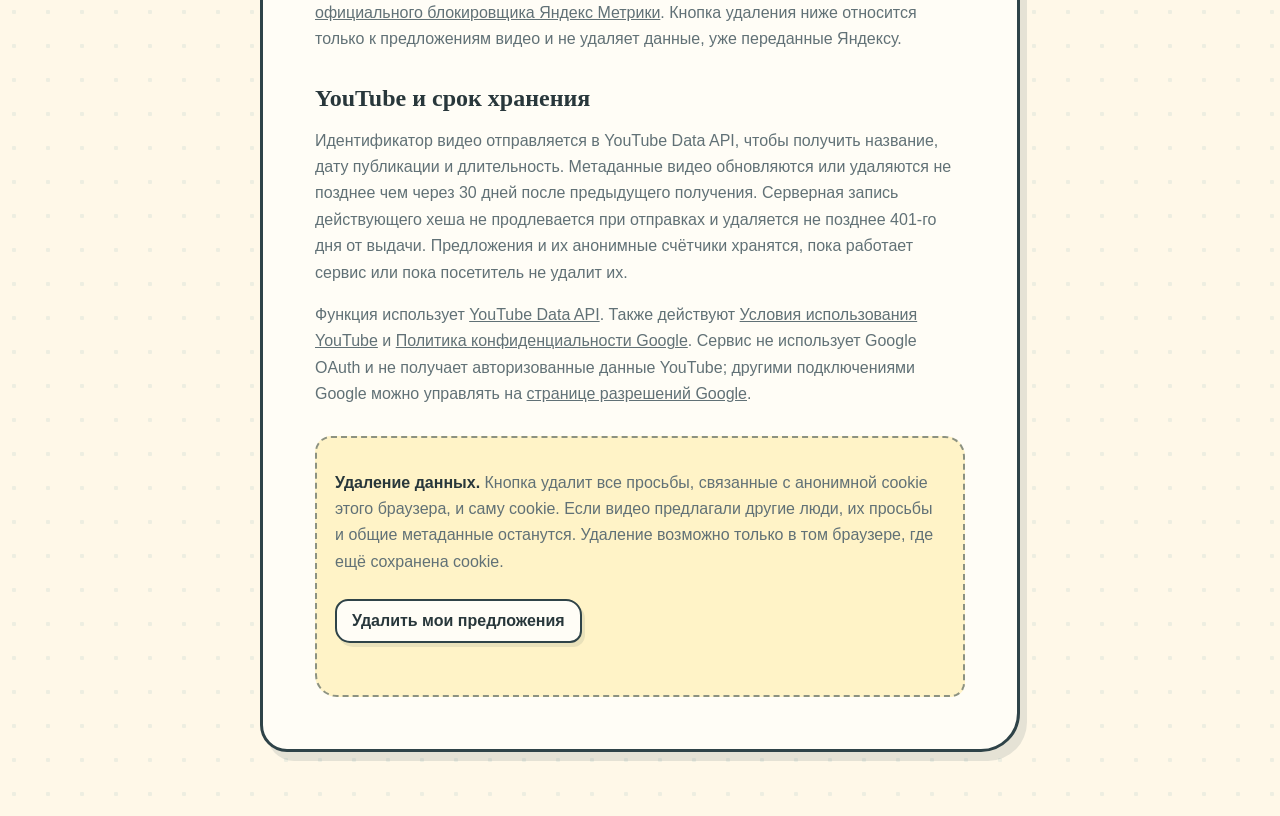
<file: privacy/index.html>
<!DOCTYPE html>
<html lang="ru">
<head>
  <meta charset="utf-8">
  <meta name="viewport" content="width=device-width, initial-scale=1">
  <meta name="theme-color" content="#fff8e8">
  <title>Как храним данные — MORAL SQUAD</title>
  <meta name="description" content="Правила хранения анонимных данных, cookie, метаданных YouTube и работы Яндекс Метрики на сайте MORAL SQUAD.">
  <meta name="robots" content="index, follow, max-image-preview:large">
  <link rel="canonical" href="https://moralsqd.ru/privacy/">
  <link rel="icon" type="image/png" sizes="192x192" href="/icon-192.png">
  <link rel="apple-touch-icon" sizes="180x180" href="/apple-touch-icon.png">
  <link rel="manifest" href="/site.webmanifest">
  <meta property="og:type" content="website">
  <meta property="og:locale" content="ru_RU">
  <meta property="og:site_name" content="MORAL SQUAD">
  <meta property="og:title" content="Как храним данные — MORAL SQUAD">
  <meta property="og:description" content="Правила хранения анонимных данных, cookie, метаданных YouTube и работы Метрики.">
  <meta property="og:url" content="https://moralsqd.ru/privacy/">
  <meta property="og:image" content="https://moralsqd.ru/og-moral-squad.png">
  <meta property="og:image:width" content="1200">
  <meta property="og:image:height" content="630">
  <meta property="og:image:alt" content="MORAL SQUAD — мафия добра">
  <meta name="twitter:card" content="summary_large_image">
  <meta name="twitter:title" content="Как храним данные — MORAL SQUAD">
  <meta name="twitter:description" content="Правила хранения анонимных данных, cookie, метаданных YouTube и работы Метрики.">
  <meta name="twitter:image" content="https://moralsqd.ru/og-moral-squad.png">
  <style>
    :root {
      --ink: #28373b;
      --muted: #617176;
      --paper: #fff8e8;
      --white: #fffdf6;
      --blue: #a9ddea;
      --yellow: #ffd96a;
      --green: #b9dfa5;
      --line: #2f4348;
      --shadow: 7px 9px 0 rgba(47, 67, 72, 0.12);
    }

    * {
      box-sizing: border-box;
    }

    body {
      min-height: 100vh;
      margin: 0;
      padding: 28px 18px 64px;
      color: var(--ink);
      background:
        radial-gradient(circle at 14px 14px, rgba(85, 148, 165, 0.1) 2px, transparent 2.5px) 0 0 / 34px 34px,
        var(--paper);
      font-family: "Arial Rounded MT Bold", "Trebuchet MS", Arial, sans-serif;
    }

    a {
      color: inherit;
    }

    a:focus-visible {
      outline: 4px solid rgba(85, 148, 165, 0.38);
      outline-offset: 4px;
    }

    .page {
      width: min(100%, 760px);
      margin: 0 auto;
    }

    .back-link {
      display: inline-flex;
      min-height: 44px;
      align-items: center;
      padding: 9px 13px;
      border: 2px solid var(--line);
      border-radius: 13px 16px 12px 15px;
      background: var(--white);
      font-weight: 900;
      text-decoration: none;
      box-shadow: 3px 4px 0 rgba(47, 67, 72, 0.1);
    }

    .card {
      margin-top: 28px;
      padding: clamp(26px, 6vw, 52px);
      border: 3px solid var(--line);
      border-radius: 31px 24px 39px 27px;
      background: var(--white);
      box-shadow: var(--shadow);
    }

    .kicker {
      display: inline-block;
      padding: 7px 12px;
      border: 2px solid var(--line);
      border-radius: 999px;
      background: var(--green);
      font-size: 12px;
      font-weight: 900;
      text-transform: uppercase;
      transform: rotate(-1deg);
    }

    h1,
    h2 {
      font-family: "Comic Sans MS", "Arial Rounded MT Bold", cursive;
    }

    h1 {
      margin: 22px 0 16px;
      font-size: clamp(38px, 8vw, 62px);
      line-height: 0.98;
      letter-spacing: -0.05em;
    }

    h2 {
      margin: 32px 0 10px;
      font-size: 24px;
    }

    p,
    li {
      color: var(--muted);
      font-size: 16px;
      line-height: 1.65;
    }

    ul {
      padding-left: 22px;
    }

    .note {
      margin-top: 28px;
      padding: 16px 18px;
      border: 2px dashed rgba(47, 67, 72, 0.55);
      border-radius: 16px 20px 14px 22px;
      background: #fff3c7;
    }

    .note strong {
      color: var(--ink);
    }

    .delete-button {
      display: inline-flex;
      min-height: 44px;
      margin-top: 8px;
      align-items: center;
      justify-content: center;
      padding: 10px 15px;
      border: 2px solid var(--line);
      border-radius: 13px 16px 12px 15px;
      color: var(--ink);
      background: var(--white);
      font: inherit;
      font-weight: 900;
      cursor: pointer;
      box-shadow: 3px 4px 0 rgba(47, 67, 72, 0.1);
    }

    .delete-button:disabled {
      cursor: wait;
      opacity: 0.65;
    }

    .delete-status {
      min-height: 1.65em;
      margin: 10px 0 0;
      color: var(--ink);
      font-weight: 800;
    }

    @media (max-width: 520px) {
      body {
        padding-inline: 12px;
      }

      .card {
        padding: 25px 20px 30px;
      }
    }
  </style>
</head>
<body>
  <main class="page">
    <a class="back-link" href="/">← на главную</a>

    <article class="card">
      <span class="kicker">без лишних анкет, с понятной аналитикой</span>
      <h1>Как храним данные</h1>
      <p>Эта страница объясняет, как работает аналитика главной страницы и что происходит, когда посетитель предлагает ДК видео с YouTube.</p>
      <p>Отправляя ссылку через эту функцию, посетитель соглашается с этой политикой и <a href="https://www.youtube.com/t/terms" target="_blank" rel="noopener noreferrer">Условиями использования YouTube</a>.</p>
      <p>Актуально на 11 августа 2026 года.</p>

      <h2>Что сохраняется</h2>
      <ul>
        <li>идентификатор и каноническая ссылка предложенного YouTube-видео;</li>
        <li>дата предложения и случайный анонимный идентификатор браузера в виде необратимого хеша;</li>
        <li>отдельная серверная запись действующего хеша с датами создания, последнего обращения и фиксированного истечения — не более 401 дня от выдачи;</li>
        <li>название, дата публикации и длительность, полученные через YouTube Data API;</li>
        <li>технический HMAC-хеш подсети только для ограничения спама; записи лимитов удаляются не позднее чем через 8 дней.</li>
      </ul>

      <h2>Что не сохраняется</h2>
      <p>Мы не просим имя, почту, телефон или аккаунт YouTube. База предложений не сохраняет сырой IP-адрес: он преобразуется в необратимый технический HMAC-хеш для антиспама. Для маршрутов этой функции access-лог nginx отключён, а backend не записывает IP в свои логи. Общий веб-сервер может обрабатывать IP при загрузке других страниц по своей эксплуатационной политике. Cookie функции предложений содержит только случайный подписанный идентификатор, не доступна JavaScript и хранится до 400 дней или до удаления данных через форму ниже.</p>

      <h2>Зачем это нужно</h2>
      <p>Анонимный идентификатор не позволяет одному браузеру повторно увеличить число просьб за один и тот же ролик. Метаданные нужны, чтобы ДК видел название, длительность и свежесть видео.</p>
      <p>Чтобы две вкладки одного браузера не выдали два идентификатора одновременно, браузер использует встроенную межвкладочную блокировку. В старых браузерах вместо неё в localStorage временно хранятся случайный токен блокировки и время его истечения. Эта запись не отправляется на сервер, удаляется сразу после отправки, а при сбое перестаёт действовать через 60 секунд.</p>

      <h2>Яндекс Метрика</h2>
      <p>На главной странице работает счётчик Яндекс Метрики № 111498714. Он передаёт Яндексу адрес открытой страницы, источник перехода, технические сведения о браузере и устройстве, а также данные о просмотрах, кликах и переходах по ссылкам. Для различения посещений Метрика может использовать cookie и localStorage.</p>
      <p>Эти данные нужны для общей статистики посещаемости и понимания того, какими разделами сайта пользуются. Обработка данных выполняется Яндексом по его <a href="https://yandex.ru/legal/confidential/" target="_blank" rel="noopener noreferrer">Политике конфиденциальности</a>. Подробности о собираемых данных и <a href="https://yandex.ru/support/metrica/ru/general/cookie-usage" target="_blank" rel="noopener noreferrer">cookie Метрики</a> опубликованы в документации Яндекса. Ограничить сбор можно с помощью <a href="https://yandex.ru/support/metrica/ru/general/user-opt-out" target="_blank" rel="noopener noreferrer">официального блокировщика Яндекс Метрики</a>. Кнопка удаления ниже относится только к предложениям видео и не удаляет данные, уже переданные Яндексу.</p>

      <h2>YouTube и срок хранения</h2>
      <p>Идентификатор видео отправляется в YouTube Data API, чтобы получить название, дату публикации и длительность. Метаданные видео обновляются или удаляются не позднее чем через 30 дней после предыдущего получения. Серверная запись действующего хеша не продлевается при отправках и удаляется не позднее 401-го дня от выдачи. Предложения и их анонимные счётчики хранятся, пока работает сервис или пока посетитель не удалит их.</p>
      <p>Функция использует <a href="https://developers.google.com/youtube/v3" target="_blank" rel="noopener noreferrer">YouTube Data API</a>. Также действуют <a href="https://www.youtube.com/t/terms" target="_blank" rel="noopener noreferrer">Условия использования YouTube</a> и <a href="https://policies.google.com/privacy" target="_blank" rel="noopener noreferrer">Политика конфиденциальности Google</a>. Сервис не использует Google OAuth и не получает авторизованные данные YouTube; другими подключениями Google можно управлять на <a href="https://security.google.com/settings/security/permissions" target="_blank" rel="noopener noreferrer">странице разрешений Google</a>.</p>

      <div class="note">
        <p><strong>Удаление данных.</strong> Кнопка удалит все просьбы, связанные с анонимной cookie этого браузера, и саму cookie. Если видео предлагали другие люди, их просьбы и общие метаданные останутся. Удаление возможно только в том браузере, где ещё сохранена cookie.</p>
        <button class="delete-button" type="button" data-delete-video-suggestions>Удалить мои предложения</button>
        <p class="delete-status" data-delete-video-suggestions-status role="status" aria-live="polite"></p>
      </div>
    </article>
  </main>
  <script src="/privacy/privacy.js" defer></script>
</body>
</html>
</file>
